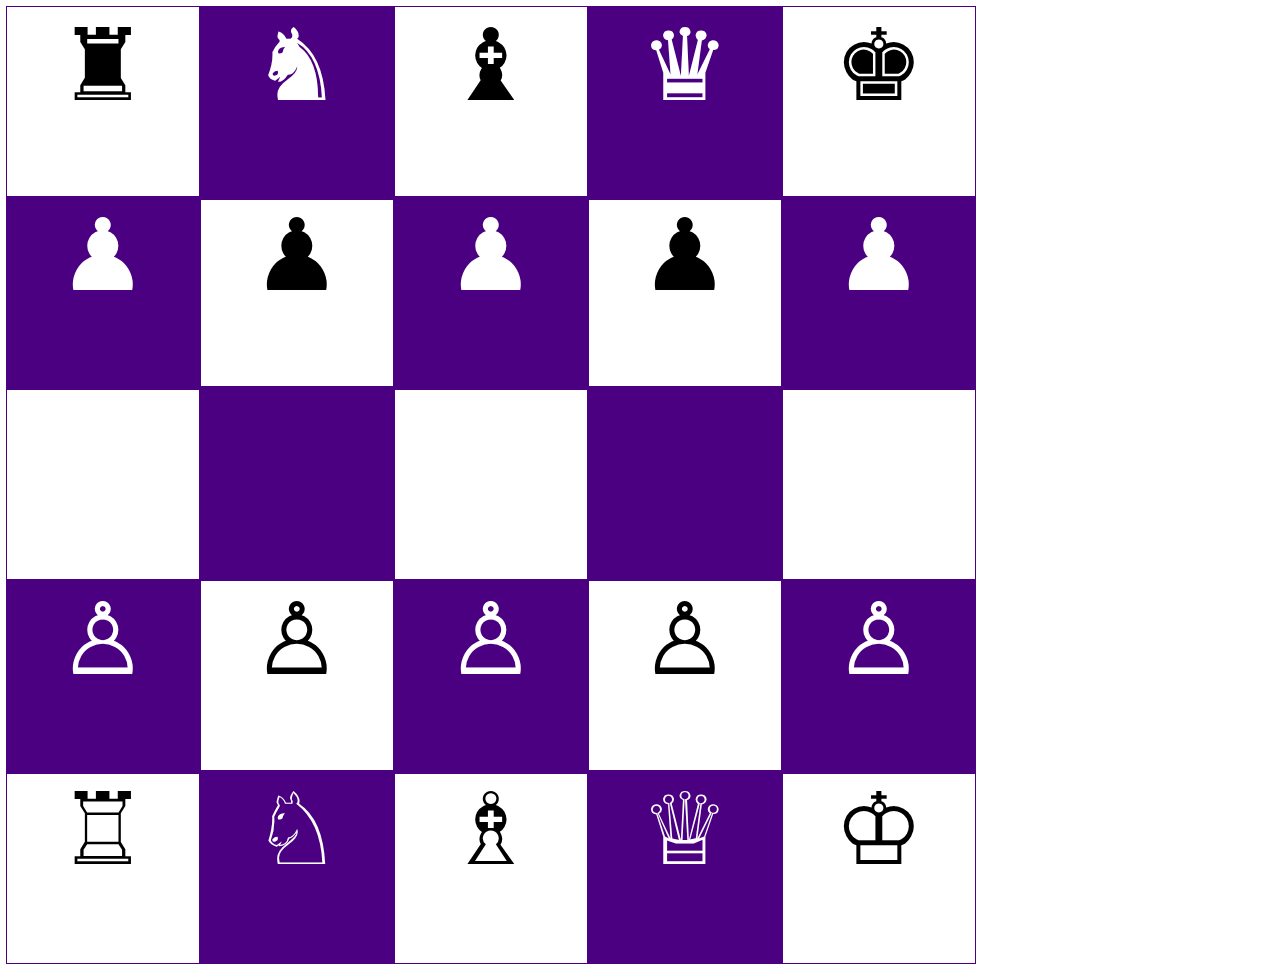
<file: chess-board-html-css/index.html>
<!DOCTYPE html>
<html lang="en">
<head>
    <meta charset="UTF-8">
    <meta http-equiv="X-UA-Compatible" content="IE=edge">
    <meta name="viewport" content="width=device-width, initial-scale=1.0">
    <title>Document</title>
</head>
<body>
    <style>
        .box {
            width: 2in;
            height: 2in;
            border: 1px solid indigo;
            display: inline-block;
            margin: -2px;
            color: black;
            font-size: 100px;
            text-align: center;
        }
        .black {
            background-color: indigo;
            color: white;
            font-size: 100px;
            text-align: center;
        }
    </style>
    <div>
        <div>
            <div class="box">&#9820;</div>
            <div class="box black">&#9822;</div>
            <div class="box">&#9821;</div>
            <div class="box black">&#9819;</div>
            <div class="box">&#9818;</div>
        </div>
        <div>
            <div class="box black">&#9823;</div>
            <div class="box">&#9823;</div>
            <div class="box black">&#9823;</div>
            <div class="box">&#9823;</div>
            <div class="box black">&#9823;</div>
        </div>
    </div>
    <div>
        <div>
            <div class="box"></div>
            <div class="box black"></div>
            <div class="box"></div>
            <div class="box black"></div>
            <div class="box"></div>
        </div>
        <div>
            <div class="box black">&#9817;</div>
            <div class="box">&#9817;</div>
            <div class="box black">&#9817;</div>
            <div class="box">&#9817;</div>
            <div class="box black">&#9817;</div>
        </div>
    </div>
    <div>
        <div>
            <div class="box">&#9814;</div>
            <div class="box black">&#9816;</div>
            <div class="box">&#9815;</div>
            <div class="box black">&#9813;</div>
            <div class="box">&#9812;</div>
        </div>
    </div>
</body>
</html>
</file>
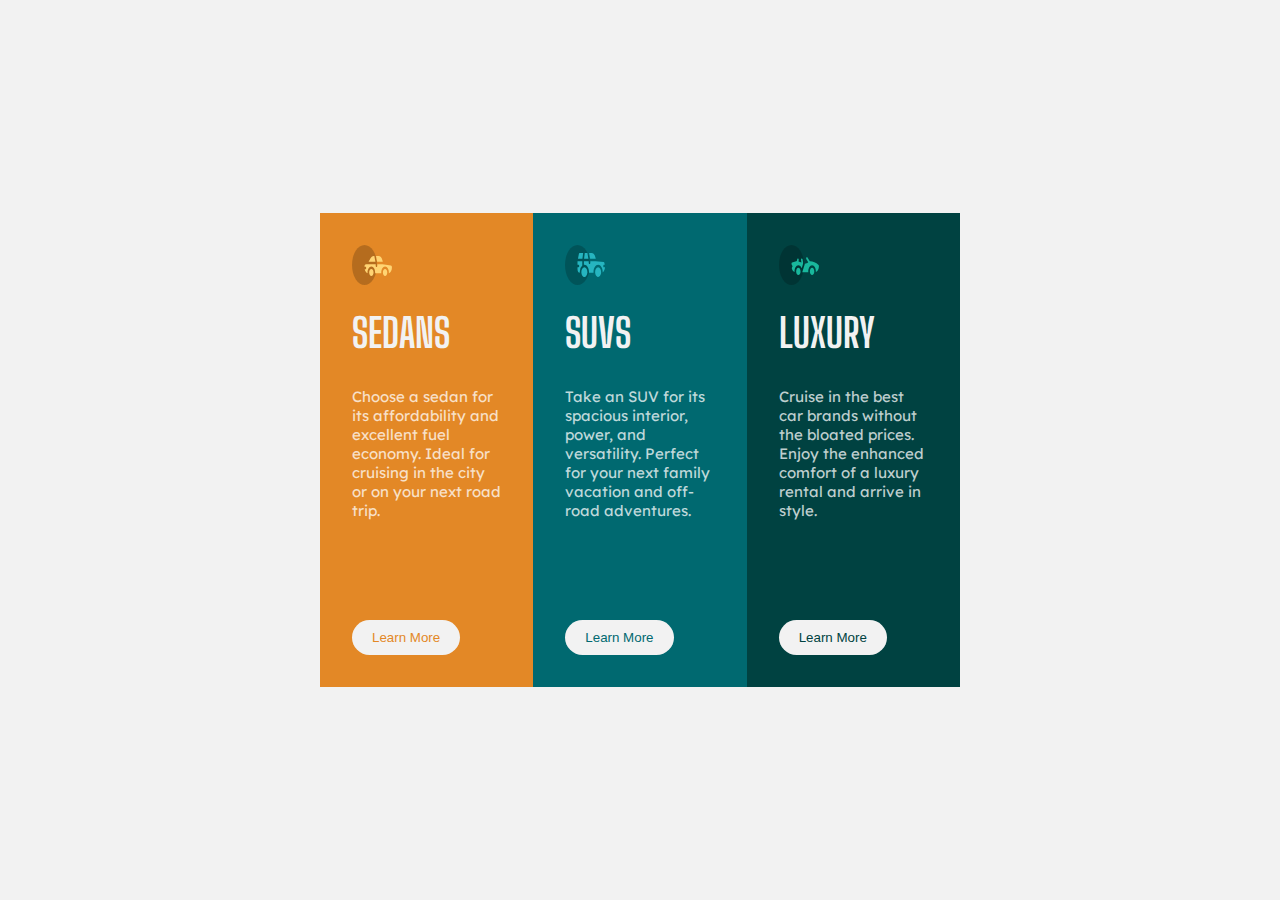
<file: flexbox-and-grid-layout/index.html>
<!DOCTYPE html>
<html lang="en">
<head>
    <meta charset="UTF-8">
    <meta http-equiv="X-UA-Compatible" content="IE=edge">
    <meta name="viewport" content="width=device-width, initial-scale=1.0">
    <title>Flexbox Card Design</title>
    <link rel="stylesheet" href="index.css">
    <link href="https://fonts.googleapis.com/css2?family=Big+Shoulders+Display:wght@700&display=swap" rel="stylesheet">
    <link href="https://fonts.googleapis.com/css2?family=Lexend+Deca&display=swap" rel="stylesheet">
</head>
<body>
    <main>
        <div class="first">
            <img src="./icon-sedans.svg" alt="icon-sedans", width="40" height="40">
            <h1 class="subhead">SEDANS</h1>
            <p class="parag">
                Choose a sedan for its affordability
                and excellent fuel economy. Ideal for
                cruising in the city or on your next 
                road trip.
            </p>
            <button class="button-1">
                Learn More
            </button>

        </div>



        <div class="second">
            <img src="./icon-suvs.svg" alt="icon-suvs", width="40" height="40">
            <h1 class="subhead">SUVS</h1>
            <p class="parag">
                Take an SUV for its spacious interior,
                power, and versatility. Perfect for your 
                next family vacation and off-road 
                adventures.
            </p>
            <button class="button-2">
                Learn More
            </button>

        </div>



        <div class="third">
            <img src="./icon-luxury.svg" alt="icon-luxury", width="40" height="40">
            <h1 class="subhead">LUXURY</h1>
            <p class="parag">
                Cruise in the best car brands without
                the bloated prices. Enjoy the enhanced 
                comfort of a luxury rental and arrive in 
                style.
            </p>
            <button class="button-3">
                Learn More
            </button>

        </div>
    </main>
    
</body>
</html>
</file>
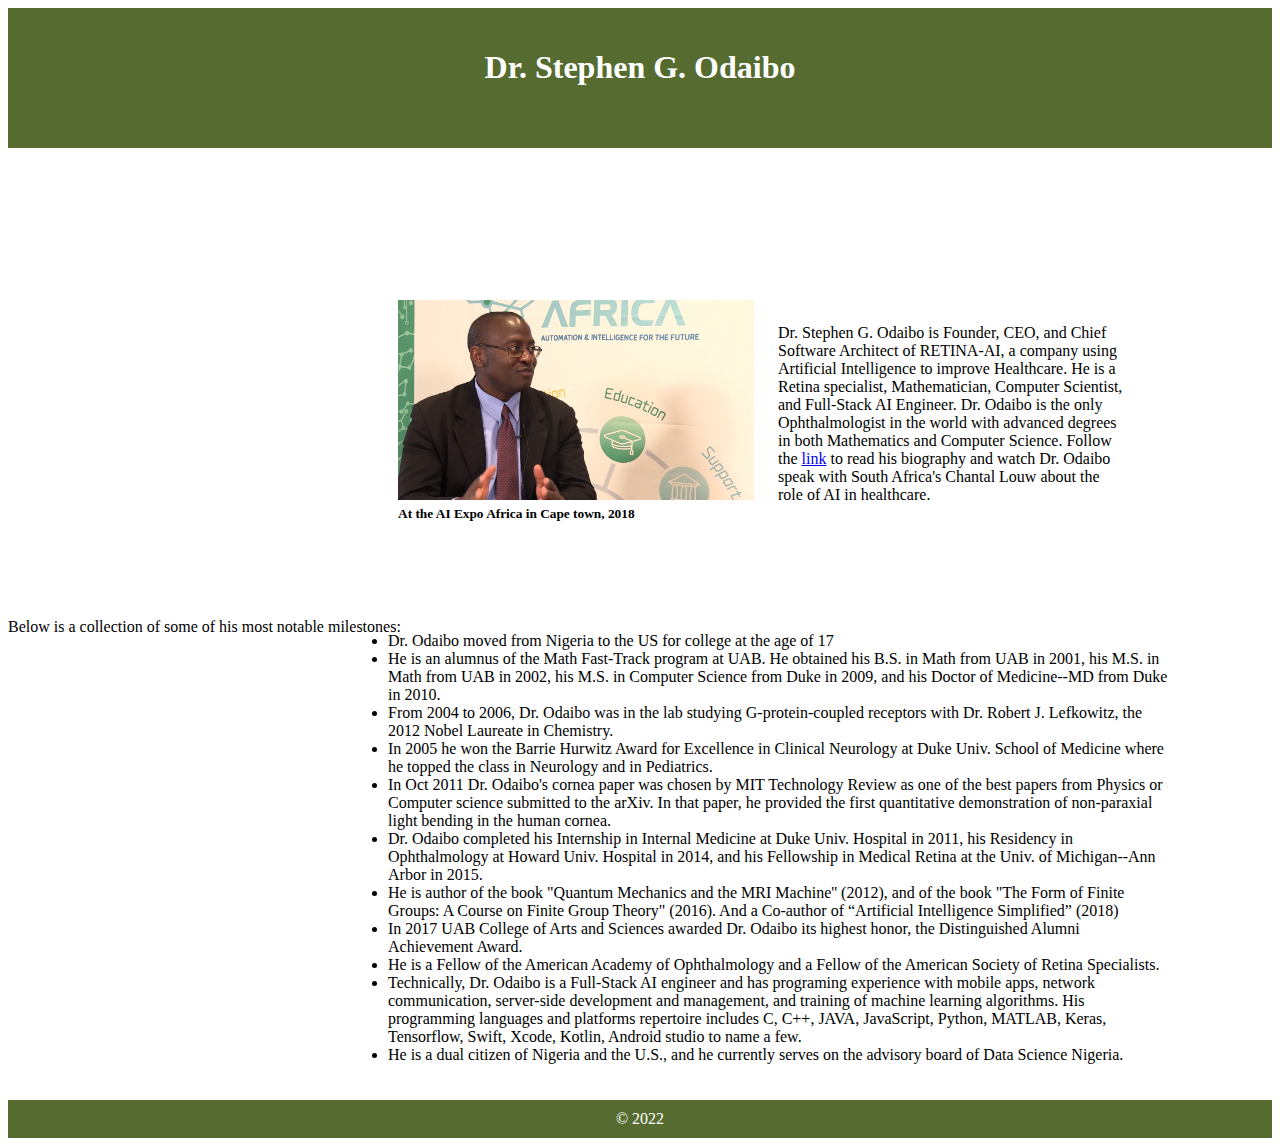
<file: HTML-Page-Legend-Tribute/index.html>
<!DOCTYPE html>
<html lang="en">
<head>
    <meta charset="UTF-8">
    <meta http-equiv="X-UA-Compatible" content="IE=edge">
    <meta name="viewport" content="width=device-width, initial-scale=1.0">
    <title>Stephen Odaibo</title>
    <link rel="stylesheet" href="./index.css">
</head>

<body>
    <header>
        <!-- note the title/heading -->
        <h1>Dr. Stephen G. Odaibo</h1>
    </header>

    <main>
        <section>
            <!-- below is the description of the tribute -->
            <!-- note the use of the blockquote tag -->
            <blockquote class="description">
                Dr. Stephen G. Odaibo is Founder, 
                CEO, and Chief Software Architect of 
                RETINA-AI, a company using Artificial 
                Intelligence to improve Healthcare. He 
                is a Retina specialist, Mathematician, 
                Computer Scientist, and Full-Stack AI 
                Engineer. Dr. Odaibo is the only 
                Ophthalmologist in the world with 
                advanced degrees in both Mathematics and 
                Computer Science. Follow the <a href="https://www.youtube.com/watch?v=qaTaJJIrnt4">link</a> 
                to read his biography and watch Dr. Odaibo speak with 
                South Africa's Chantal Louw about the role of AI in healthcare.
            </blockquote>
        </section>

        <!-- note the use of figure -->
        <figure>
        <!-- note the image inserted with the 200px by 200px attribute dimensions for height and width -->
            <img src="./stephenodaibo.jpeg" alt="Stephen Odaibo" width=”200px” height="200px">
        <!-- note the caption tag provided by figcaption -->
            <figcaption>
            <!-- note the use of the strong tag and the hyperlink to a biography of the tribute -->
            <!-- not the use of the small tag sandwiching the text below -->
            <small><strong>At the AI Expo Africa in Cape town, 2018</strong></small>
            </figcaption>
        </figure>

        <p>Below is a collection of some of his most notable milestones:</p>

        <!-- timeline of eleven, 11, notable things in the life of Dr Odaibo -->
        <blockquote class="notable">  
            <ul>
                <li>Dr. Odaibo moved from Nigeria to the US for college at the age of 17</li>
                <li>He is an alumnus of the Math Fast-Track program at UAB. He obtained his B.S. in Math from UAB in 2001, his M.S. in Math from UAB in 2002, his M.S. in Computer Science from Duke in 2009, and his Doctor of Medicine--MD from Duke in 2010.</li>
                <li>From 2004 to 2006, Dr. Odaibo was in the lab studying G-protein-coupled receptors with Dr. Robert J. Lefkowitz, the 2012 Nobel Laureate in Chemistry.</li>
                <li>In 2005 he won the Barrie Hurwitz Award for Excellence in Clinical Neurology at Duke Univ. School of Medicine where he topped the class in Neurology and in Pediatrics.</li>
                <li>In Oct 2011 Dr. Odaibo's cornea paper was chosen by MIT Technology Review as one of the best papers from Physics or Computer science submitted to the arXiv. In that paper, he provided the first quantitative demonstration of non-paraxial light bending in the human cornea.</li>
                <li>Dr. Odaibo completed his Internship in Internal Medicine at Duke Univ. Hospital in 2011, his Residency in Ophthalmology at Howard Univ. Hospital in 2014, and his Fellowship in Medical Retina at the Univ. of Michigan--Ann Arbor in 2015.</li>
                <li>He is author of the book "Quantum Mechanics and the MRI Machine'' (2012), and of the book "The Form of Finite Groups: A Course on Finite Group Theory" (2016). And a Co-author of “Artificial Intelligence Simplified” (2018)</li>
                <li>In 2017 UAB College of Arts and Sciences awarded Dr. Odaibo its highest honor, the Distinguished Alumni Achievement Award. </li>
                <li>He is a Fellow of the American Academy of Ophthalmology and a Fellow of the American Society of Retina Specialists.</li>
                <li>Technically, Dr. Odaibo is a Full-Stack AI engineer and has programing experience with mobile apps, network communication, server-side development and management, and training of machine learning algorithms. His programming languages and platforms repertoire includes C, C++, JAVA, JavaScript, Python, MATLAB, Keras, Tensorflow, Swift, Xcode, Kotlin, Android studio to name a few.</li>
                <li>He is a dual citizen of Nigeria and the U.S., and he currently serves on the advisory board of Data Science Nigeria.</li>
            </ul>
        </blockquote>  
    </main>

    <footer>
        &copy; 2022
    </footer>


</body>
</html>
</file>
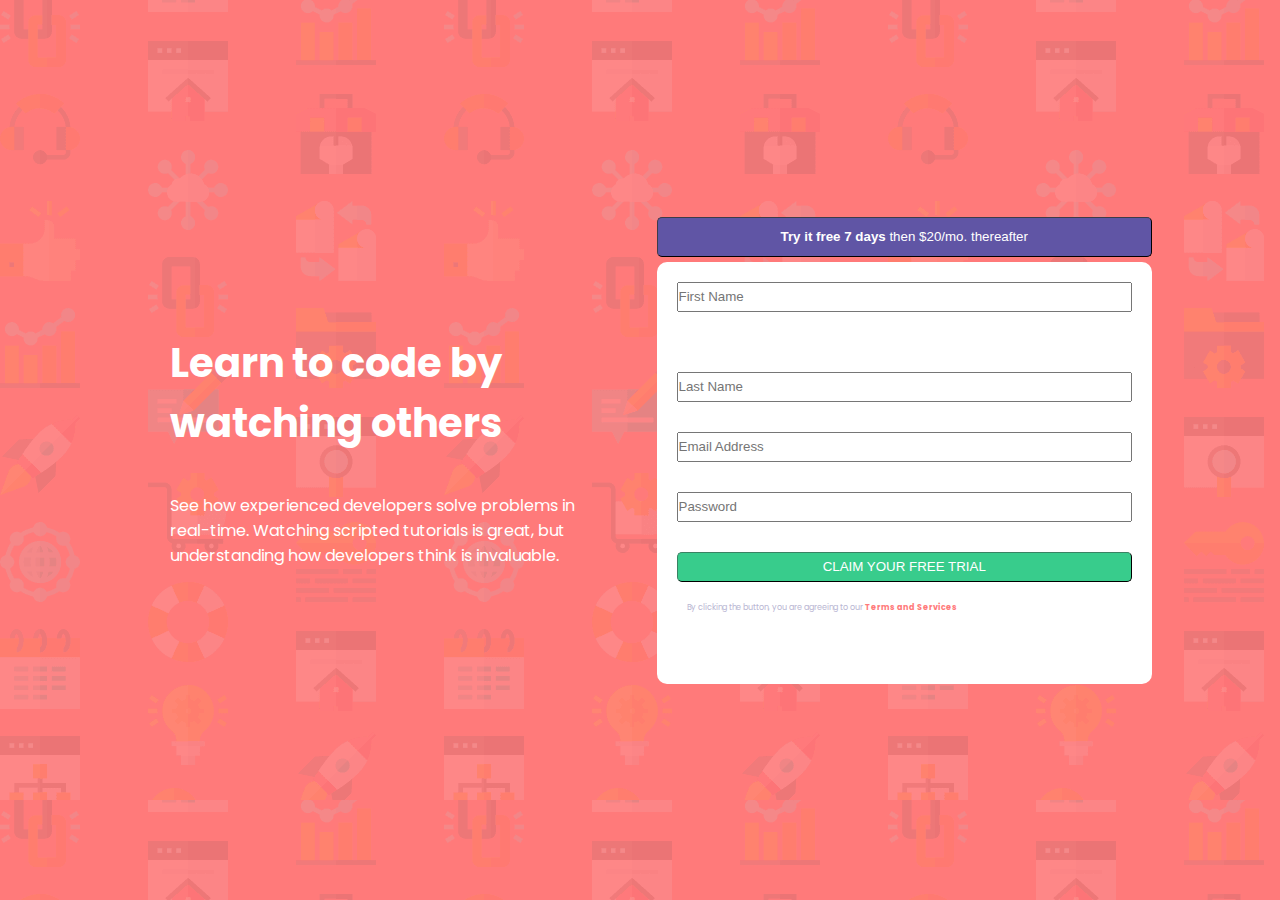
<file: html-responsive-reg-form/index.html>
<!DOCTYPE html>
<html lang="en">
<head>
    <meta charset="UTF-8">
    <meta http-equiv="X-UA-Compatible" content="IE=edge">
    <meta name="viewport" content="width=device-width, initial-scale=1.0">
    <title>Reg form</title>
    <link rel="stylesheet" href="style.css">
    <link href="https://fonts.googleapis.com/css2?family=Poppins:wght@400;500;600;700&display=swap" rel="stylesheet">
</head>
<body>
    <main>
        <h1>Learn to code by watching others</h1>
        <p>
            See how experienced developers solve problems in real-time.
            Watching scripted tutorials is great, but understanding how 
            developers think is invaluable.
        </p>
    </main>
    <aside class="logincontainer">
        <button class="try">
            <strong>Try it free 7 days </strong> then $20/mo. thereafter
        </button>
        <form name = "loginform" action="" method="post" autocomplete="off" class="loginform">
            <!-- <p class="success register-success"></p> -->

            <div class="input">
                <input type="text" name = "firstame" id="firstname" placeholder="First Name" required class="firstname">
                <p class="error firstname-error"></p>
            </div>

            <div class="input">
                <input type="text" name = "lastname" id="lastname" placeholder="Last Name" required class="lastname">
                <!-- <p class="error lastname-error"></p> -->
            </div>

            <div class="input">
                <input type="email" name = "email" id="email" placeholder="Email Address" required class="email"> 
                <!-- <p class="error email-error"></p> -->
            </div>

            <div class="input">
                <input type="password" name = "password" id="password" placeholder="Password" required class="password">
                <!-- <p class="error password-error"></p> -->
            </div>
            
            <div>
                <button type="submit" class="claim">CLAIM YOUR FREE TRIAL</button>
            </div>

            <div>
                <p>By clicking the button, you are agreeing to our <a href="#"><b>Terms and Services</b></a></p>
            </div>

            <p class="error register-error"></p>
        </form>
    </aside>

    <script src="script.js"></script>
</body>
</body>
</html>
</file>
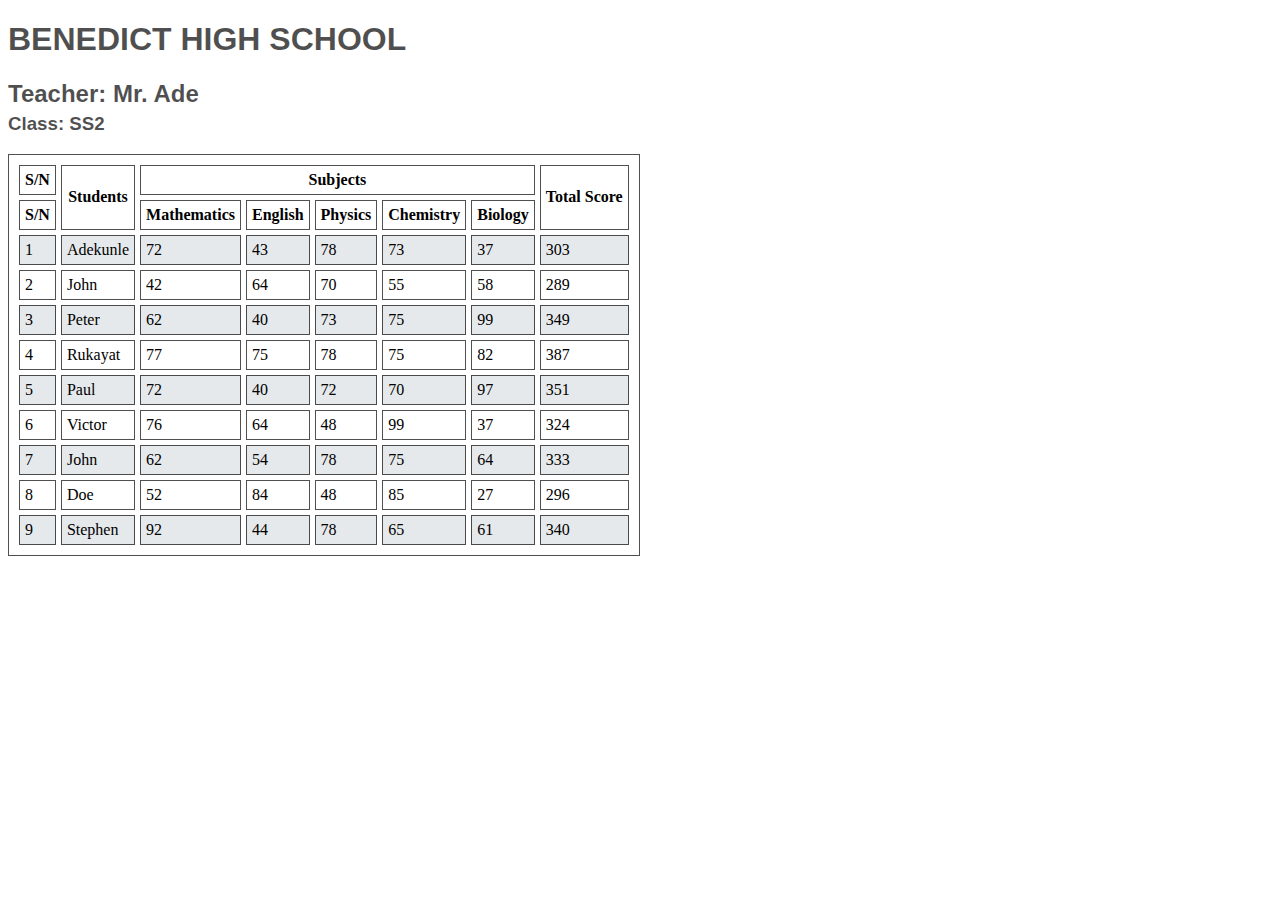
<file: HTML-tables-and-lists/index.html>
<!DOCTYPE html>
<html lang="en">
<head>
    <meta charset="UTF-8">
    <meta http-equiv="X-UA-Compatible" content="IE=edge">
    <meta name="viewport" content="width=device-width, initial-scale=1.0">
    <title>Document</title>
    <link rel="stylesheet" href="./style.css">
</head>
<body>
    <!-- header tag sandwiching the heading tags which give details of the school, teacher and class -->
    <!-- note that the Heading element has an id attribute -->
    <header>
        <h1 id="school">BENEDICT HIGH SCHOOL</h1>
        <h2 id="teacher">Teacher: Mr. Ade</h2>
        <h3 id="SS2">Class: SS2</h3>
    </header>
    
    <!-- insert table here -->
    <table>
        <thead>
            <!-- Additional design: first two rows are used as table headers in order to insert the parent subject column above -->
            <tr>
                <th>S/N</th> 
                <th rowspan="2">Students</th> 
                <th colspan="5">Subjects</th> 
                <th rowspan="2" colspan="2">Total Score</th> 
            </tr>

            <!-- note that each Table row  element has a class attribute. -->
            <!-- note that the Table Head has a serial number, students, subjects, and total scores as columns.-->
            <tr class="table-heading"> 
                <th>S/N</th> 
                <th>Mathematics</th> 
                <th>English</th>
                <th>Physics</th> 
                <th>Chemistry</th> 
                <th>Biology</th> 
            </tr>
        </thead>
        
        <tbody>
            <tr class="adekunle"> 
                <td>1</td> 
                <td>Adekunle</td> 
                <!-- note that each subject score td has a class attibute -->
                <td class="mathematics">72</td> 
                <td class="english">43</td> 
                <td class="physics">78</td> 
                <td class="chemistry">73</td> 
                <td class="biology">37</td> 
                <!-- note that each total score row has a colspan twice the score -->
                <td colspan="606">303</td >
            </tr>

            <tr class="john">
                <td>2</td> 
                <td>John</td> 
                <td class="mathematics">42</td> 
                <td class="english">64</td> 
                <td class="physics">70</td> 
                <td class="chemistry">55</td> 
                <td class="biology">58</td> 
                <td colspan="578">289</td> 
            </tr>

            <tr class="peter">
                <td>3</td>
                <td>Peter</td> 
                <td class="mathematics">62</td> 
                <td class="english">40</td> 
                <td class="physics">73</td> 
                <td class="chemistry">75</td> 
                <td class="biology">99</td> 
                <td colspan="698">349</td> 
            </tr>

            <tr class="rukayat">
                <td>4</td>
                <td>Rukayat</td> 
                <td class="mathematics">77</td> 
                <td class="english">75</td> 
                <td class="physics">78</td> 
                <td class="chemistry">75</td> 
                <td class="biology">82</td> 
                <td colspan="774">387</td> 
            </tr>

            <tr class="paul">
                <td>5</td>
                <td>Paul</td> 
                <td class="mathematics">72</td> 
                <td class="english">40</td> 
                <td class="physics">72</td> 
                <td class="chemistry">70</td> 
                <td class="biology">97</td> 
                <td colspan="702">351</td> 
            </tr>

            <tr class="victor">
                <td>6</td>
                <td>Victor</td> 
                <td class="mathematics">76</td> 
                <td class="english">64</td> 
                <td class="physics">48</td> 
                <td class="chemistry">99</td> 
                <td class="biology">37</td> 
                <td colspan="648">324</td> 
            </tr>

            <tr class="john2">
                <td>7</td>
                <td>John</td> 
                <td class="mathematics">62</td> 
                <td class="english">54</td> 
                <td class="physics">78</td> 
                <td class="chemistry">75</td> 
                <td class="biology">64</td> 
                <td colspan="666">333</td> 
            </tr>

            <tr class="doe">
                <td>8</td>
                <td>Doe</td> 
                <td class="mathematics">52</td> 
                <td class="english">84</td> 
                <td class="physics">48</td> 
                <td class="chemistry">85</td> 
                <td class="biology">27</td> 
                <td colspan="592">296</td> 
            </tr>

            <tr class="stephen">
                <td>9</td>
                <td>Stephen</td> 
                <td class="mathematics">92</td> 
                <td class="english">44</td> 
                <td class="physics">78</td> 
                <td class="chemistry">65</td> 
                <td class="biology">61</td> 
                <td colspan="680">340</td> 
            </tr>
        </tbody>
    </table>
</body>
</html>
</file>
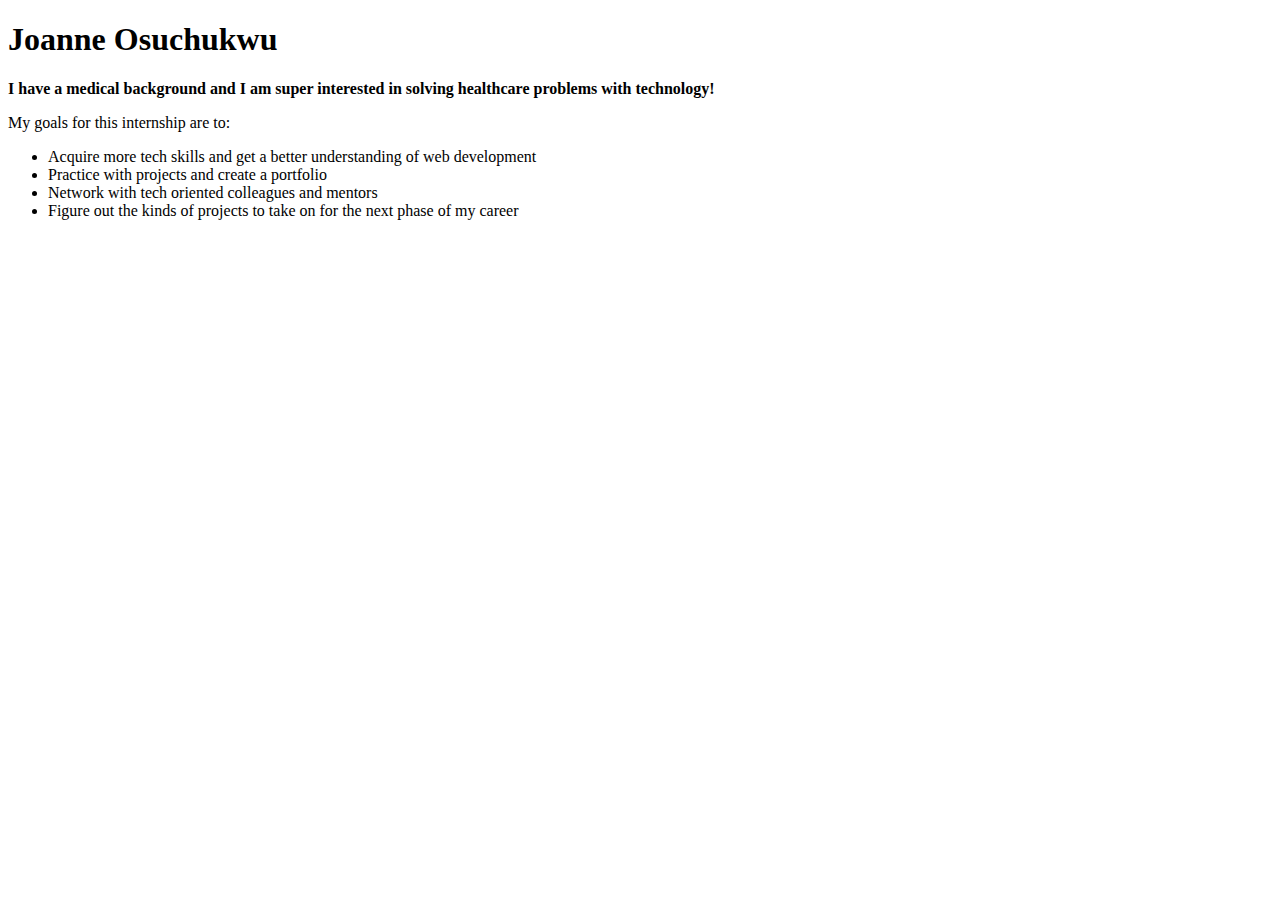
<file: aboutme-html/aboutme.html>
<!DOCTYPE html>
<html lang="en">
<head>
    <meta charset="UTF-8">
    <meta http-equiv="X-UA-Compatible" content="IE=edge">
    <meta name="viewport" content="width=device-width, initial-scale=1.0">
    <title>Document</title>
</head>
<body>
    <h1>Joanne Osuchukwu</h1>
    <p><b>I have a medical background and I am super interested in solving healthcare problems with technology!</b></p>
    <p>My goals for this internship are to:</p>
    <ul>
        <li>Acquire more tech skills and get a better understanding of web development</li>
        <li>Practice with projects and create a portfolio</li>
        <li>Network with tech oriented colleagues and mentors</li>
        <li>Figure out the kinds of projects to take on for the next phase of my career</li>
    </ul>
</body>
</html>
</file>
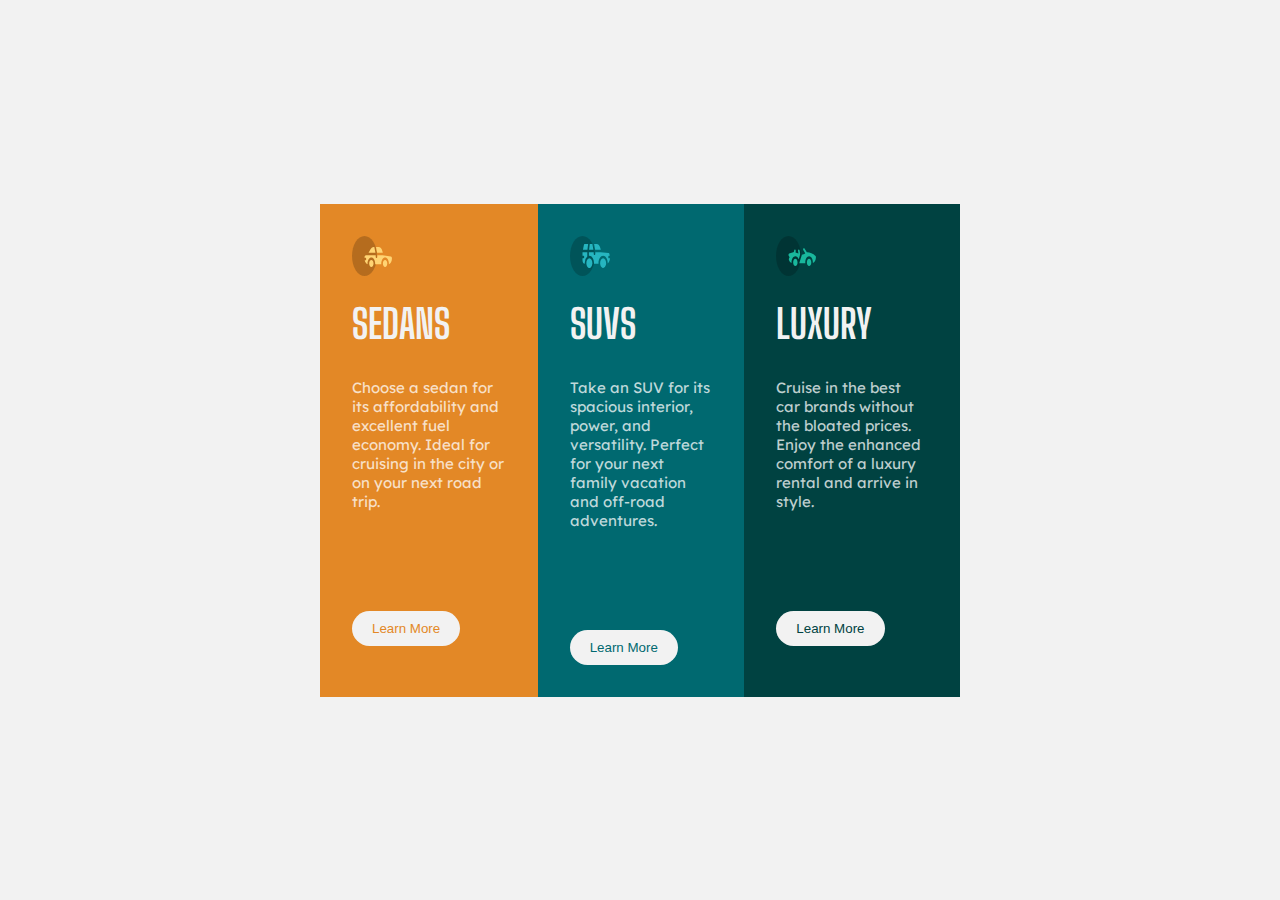
<file: flexbox-and-grid-layout/grid.html>
<!DOCTYPE html>
<html lang="en">
<head>
    <meta charset="UTF-8">
    <meta http-equiv="X-UA-Compatible" content="IE=edge">
    <meta name="viewport" content="width=device-width, initial-scale=1.0">
   <link rel="stylesheet" href="grid.css">
    <title>Grid Layout Card Design</title>
    <link href="https://fonts.googleapis.com/css2?family=Big+Shoulders+Display:wght@700&display=swap" rel="stylesheet">
    <link href="https://fonts.googleapis.com/css2?family=Lexend+Deca&display=swap" rel="stylesheet">
</head>
<body>
    <main>
        <div class="first">
            <img src="./icon-sedans.svg" alt="icon-sedans", width="40" height="40">
            <h1 class="subhead">SEDANS</h1>
            <p class="parag">
                Choose a sedan for its affordability
                and excellent fuel economy. Ideal for
                cruising in the city or on your next 
                road trip.
            </p>
            <button class="button-1">
                Learn More
            </button>

        </div>



        <div class="second">
            <img src="./icon-suvs.svg" alt="icon-suvs", width="40" height="40">
            <h1 class="subhead">SUVS</h1>
            <p class="parag">
                Take an SUV for its spacious interior,
                power, and versatility. Perfect for your 
                next family vacation and off-road 
                adventures.
            </p>
            <button class="button-2">
                Learn More
            </button>

        </div>



        <div class="third">
            <img src="./icon-luxury.svg" alt="icon-luxury", width="40" height="40">
            <h1 class="subhead">LUXURY</h1>
            <p class="parag">
                Cruise in the best car brands without
                the bloated prices. Enjoy the enhanced 
                comfort of a luxury rental and arrive in 
                style.
            </p>
            <button class="button-3">
                Learn More
            </button>

        </div>
    </main>
</body>
</html>
</file>
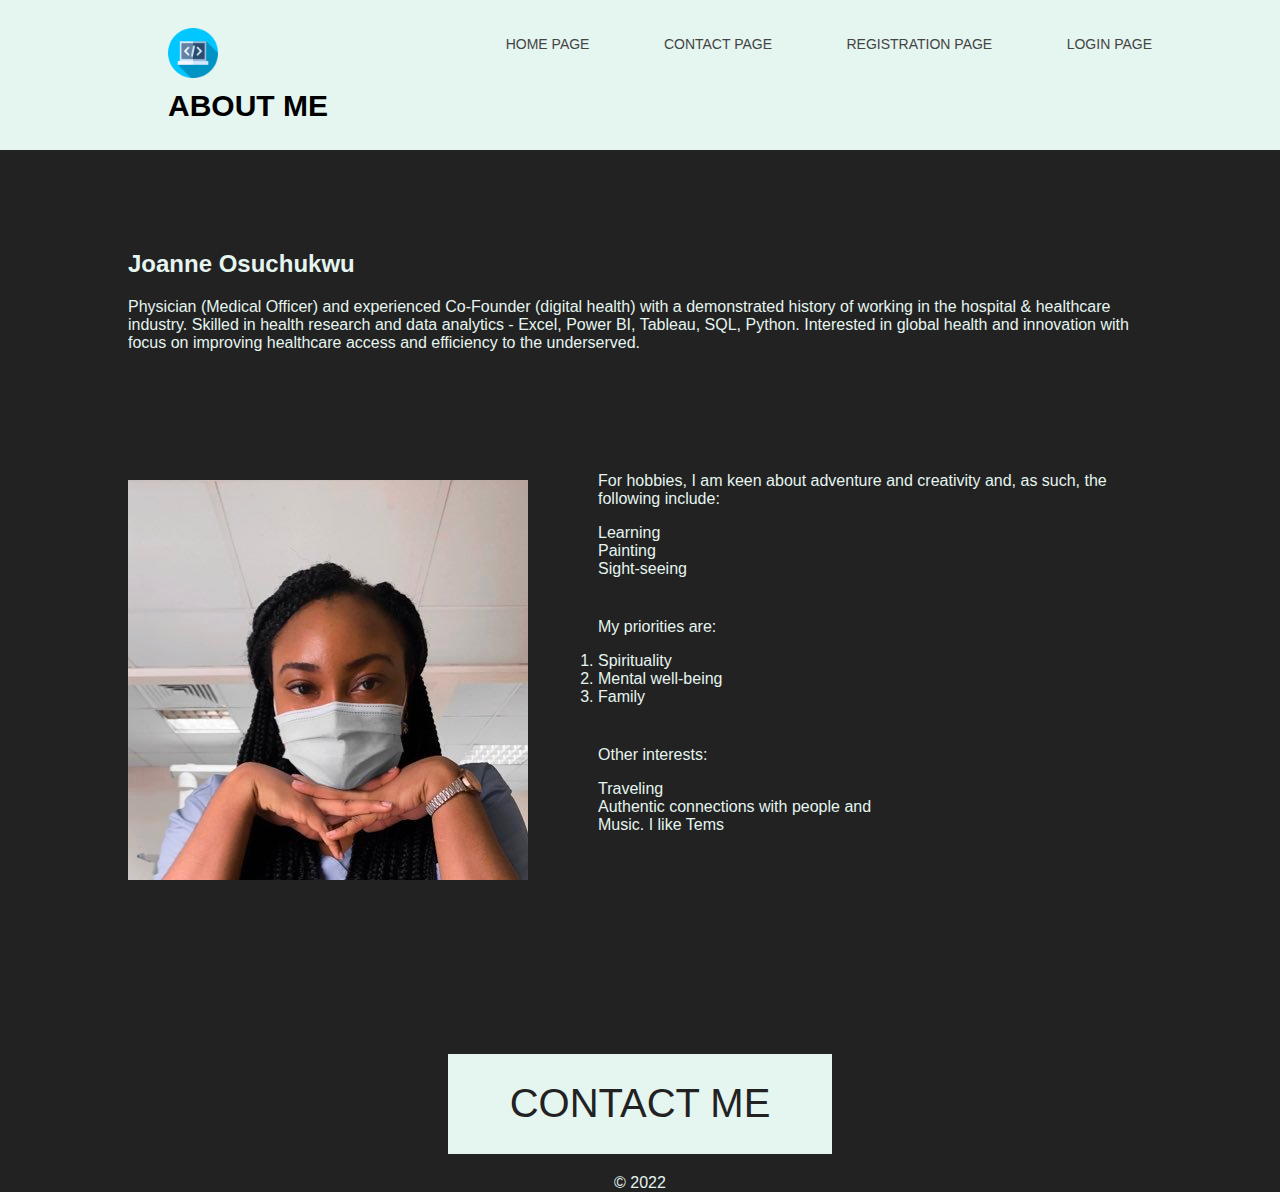
<file: html-linked-pages-html-css/about.html>
<!DOCTYPE html>
<html lang="en">
<head>
    <meta charset="UTF-8">
    <meta http-equiv="X-UA-Compatible" content="IE=edge">
    <meta name="viewport" content="width=device-width, initial-scale=1.0">
    <title>Joanne Osuchukw</title>
    <link rel="stylesheet" href="style.css">
</head>
<body>
    <header>
        <div class="container">
            <figure>
                <img src="./programming.png" alt="Logo" width="50" height="50" class = "logo">
                <h1>ABOUT ME</h1>
            </figure>
            <nav>
                <ul>
                    <li><a href="./about.html">Home Page</a></li>
                    <li><a href="./contact.html">Contact Page</a></li>
                    <li><a href="./registration.html">Registration Page</a></li>
                    <li><a href="./login.html">Login Page</a></li>
                </ul>
            </nav>
        </div>
    </header>


    <main>
        <h2>Joanne Osuchukwu</h2>
        <p class="aboutme">Physician (Medical Officer) and experienced Co-Founder (digital health) with a demonstrated history of working in the hospital & healthcare industry. Skilled in health research and data analytics - Excel, Power BI, Tableau, SQL, Python. Interested in global health and innovation with focus on improving healthcare access and efficiency to the underserved.</p>
        
        <figure>
            <img src="./joanneosuchukwu.jpeg" alt="Joanne Osuchukwu" width="400" height="400">
        </figure>
        
        
        <section style="margin-top: 20px;">
            <div class="lists">
                <div class="lone">
                    <p>For hobbies, I am keen about adventure and creativity and, as such, the following include:</p>
                    <ul>
                        <li>Learning</li>
                        <li>Painting</li>
                        <li>Sight-seeing</li>
                    </ul>
                </div>
        
        
        
        
                <div class="ltwo">
                    <p>My priorities are:</p>
                    <ol>
                        <li>Spirituality</li>
                        <li>Mental well-being</li>
                        <li>Family</li>
                    </ol>
                </div>
        
        
        
                <div class="lthree">
                    <p>Other interests:</p>
                    <ul>
                        <li>Traveling</li>
                        <li>Authentic connections with people and</li>
                        <li>Music. I like Tems</li>
                    </ul>
                </div>
            </div>
        </section>

    </main>


    <footer style="margin-top: 200px; text-align: center;">
        <form>
            <a href="./contact.html">
                <input type="button" value="CONTACT ME">
            </a>
        </form>
        
        <div style="color: #e5f5f0";>&COPY; 2022</div>
        
    </footer>

    <style>
        footer {
        width: 100%;     
    }

    input {
            width: 30%;
            height: 100px;
            font-size: 20px;
            padding: 10px;
            background: #e5f5f0;
            color: #222;
            border: none;
            margin: 20px 20px;
            font-size: 40px; 
    }

    input:hover {
            cursor: pointer;
            background-color:rgba(136, 150, 146, 0.7);
        }
    </style>





</body>
</html>
</file>
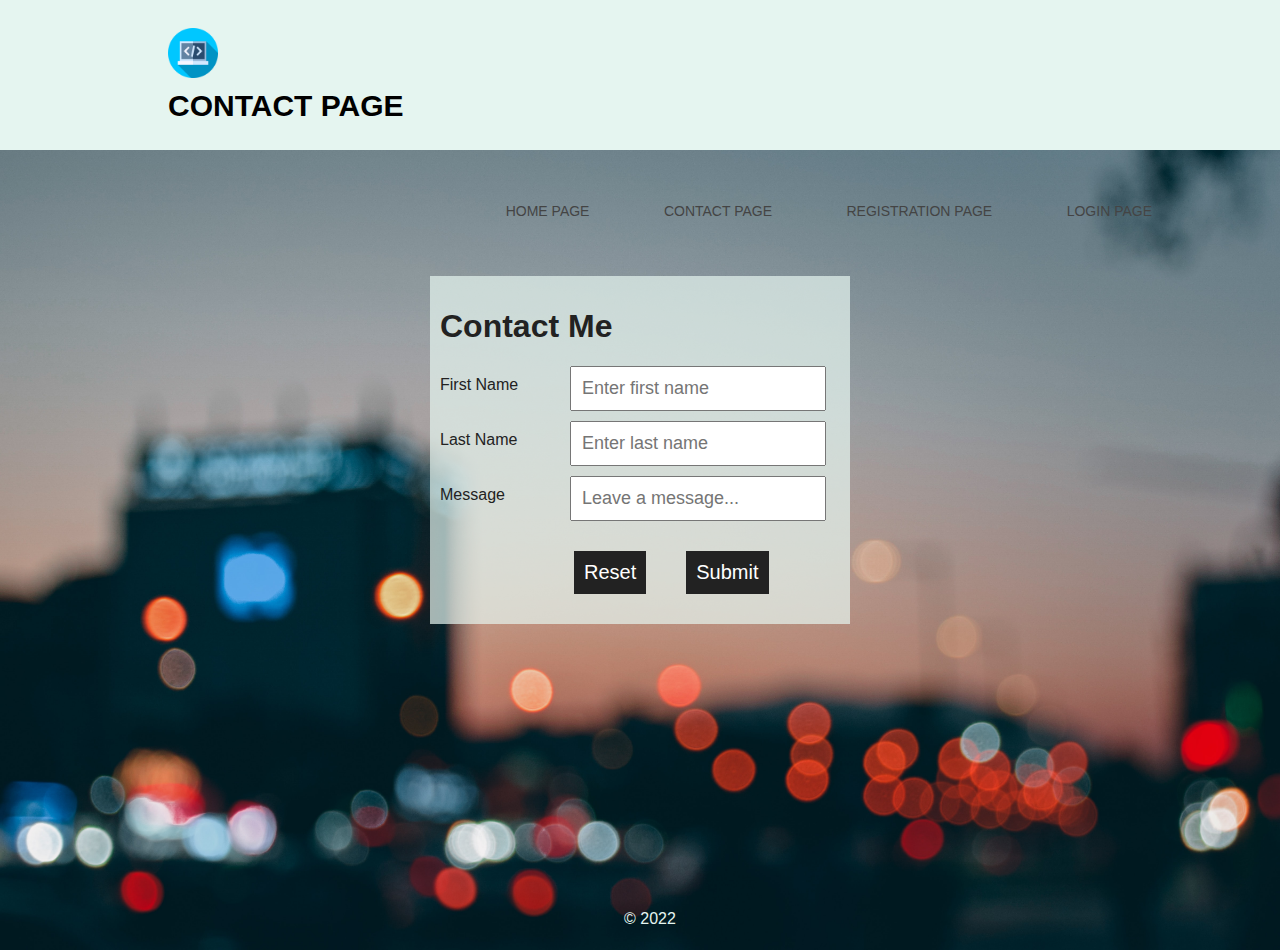
<file: html-linked-pages-html-css/contact.html>
<!DOCTYPE html>
<html lang="en">
<head>
    <meta charset="UTF-8">
    <meta http-equiv="X-UA-Compatible" content="IE=edge">
    <meta name="viewport" content="width=device-width, initial-scale=1.0">
    <title>Joanne Osuchukwu</title>
    <link rel="stylesheet" href="style.css">
</head>
<body style="background-image: url('./zoe-BVoTTLwXvMQ-unsplash.jpg'); background-size: 1600px 1100px;">
    <header>
        <div class="container">
            <figure>
                <img src="./programming.png" alt="Logo" width="50" height="50" class = "logo">
                <h1>CONTACT PAGE</h1>
            </figure>
            
            <nav>
                <ul>
                    <li><a href="./about.html">Home Page</a></li>
                    <li><a href="./contact.html">Contact Page</a></li>
                    <li><a href="./registration.html">Registration Page</a></li>
                    <li><a href="./login.html">Login Page</a></li>
                </ul>
            </nav>
        </div>
    </header>





    <main class="logincontainer">
        <form action="results.html" method="GET" class="loginform">
            <h1 style="color:#222;">Contact Me</h1>
            <div class="flex-input">
                <label for="firstname">First Name</label>
                <input type="text" name = "firstame" id="firstname" placeholder="Enter first name" required class="logininput">
            </div>
            
            <div class="flex-input">
                <label for="lastname">Last Name</label>
                <input type="text" name = "lastname" id="lastname" placeholder="Enter last name" required class="logininput">
            </div>
            
            <div class="flex-input">
                <label for="message">Message</label>
                <input type="text" name = "message" id="message" placeholder="Leave a message..." required class="logininput">
            </div>
            
            <div class="buttons">
                <button type="reset">Reset</button>
                <button type="submit">Submit</button>
            </div>
        </form>

    </main>

    <footer>
        <div>
            &COPY; 2022
        </div>
    </footer>
</body>


    <style>
        .buttons {
            display: inline-flex;
            margin-left: 114px;
        }
    
        .logincontainer {
            display: flex;
            justify-content: center;
            height: 400px;
            align-items: center;
        }   
    
        .loginform {
            background-color: rgb(229, 245, 240, 0.7);
            padding: 10px;
            width: 400px;
        }
    
        .flex-input {
            display: flex;
            flex-direction: row;
            margin-bottom: 10px;
        }
    
        .logininput {
            padding: 10px;
            font-size: 18px;
        }
    
        label {
            flex-basis: 130px;
            margin-top: 10px;
            color: #222;
        }
    
        button {
            width: 100%;
            font-size: 20px;
            padding: 10px;
            background: #222;
            color: white;
            border: none;
            margin: 20px 20px;
            
        }
    
        button:hover {
            cursor: pointer;
            background-color:rgba(43, 56, 52, 0.7);
        }

        footer {
        position: relative;
        height: 50px;
        margin-top: 250px;
        clear: both;
    }

    footer div {
        width: 100%;
        align-items: center;
        text-align: center;
        padding: 10px;
        color: #e5f5f0;
    }
    
    
    </style>




</body>
</html>
</file>
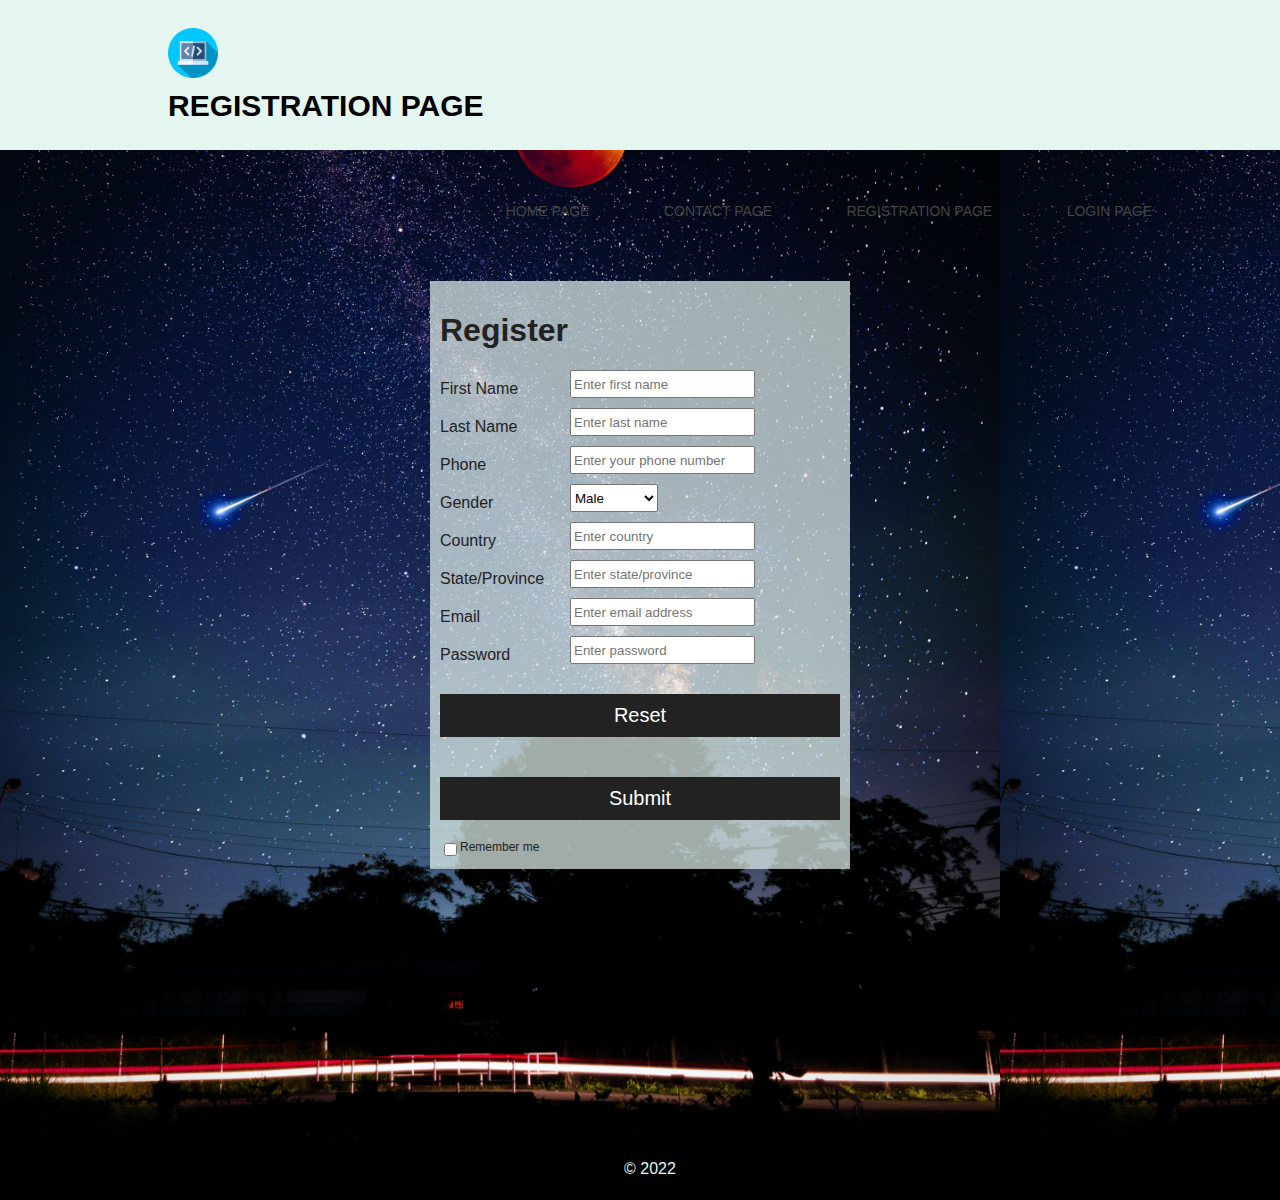
<file: html-linked-pages-html-css/registration.html>
<!DOCTYPE html>
<html lang="en">
<head>
    <meta charset="UTF-8">
    <meta http-equiv="X-UA-Compatible" content="IE=edge">
    <meta name="viewport" content="width=device-width, initial-scale=1.0">
    <title>Joanne Osuchukwu</title>
    <link rel="stylesheet" href="style.css">
</head>
<body style="background-image: url('./nightsky.jpg'); background-size: 1000px 1200px;">
    <header>
        <div class="container">
            <figure>
                <img src="./programming.png" alt="Logo" width="50" height="50" class = "logo">
                <h1>REGISTRATION PAGE</h1>
            </figure>
            
            <nav>
                <ul>
                    <li><a href="./about.html">Home Page</a></li>
                    <li><a href="./contact.html">Contact Page</a></li>
                    <li><a href="./registration.html">Registration Page</a></li>
                    <li><a href="./login.html">Login Page</a></li>
                </ul>
            </nav>
        </div>
    </header>





    <main class="logincontainer">
        <form action="results.html" method="GET" class="loginform">
            <h1 style="color:#222;">Register</h1>
            <div class="flex-input">
                <label for="firstname">First Name</label>
                <input type="text" name = "firstame" id="firstname" placeholder="Enter first name" required>
            </div>
            
            <div class="flex-input">
                <label for="lastname">Last Name</label>
                <input type="text" name = "lastname" id="lastname" placeholder="Enter last name" required>
            </div>
            
            
            <div class="flex-input">
                <label for="phone">Phone</label>
                <input type="tel" name = "phone" id="phone" placeholder="Enter your phone number">
            </div>
            
            <div class="flex-input">
                <label for="gender">Gender</label>
                <select name="gender" id="gender">
                    <option label="Male" value="Male">Male</option>
                    <option label="Female" value="Female">Female</option>
                    <option label="Non-binary" value="Non-binary">Non-binary</option>
                    <option label="Others" value="Others">Others</option>
                </select>
            </div>
            
            <!-- country and state/province -->
            <div class="flex-input">
                <label for="Country">Country</label>
                <input type="text" name = "Country" id="Country" placeholder="Enter country" required>
            </div>
            
            <div class="flex-input">
                <label for="state">State/Province</label>
                <input type="text" name = "state" id="state" placeholder="Enter state/province" required>
            </div>
             <!-- vet the above details syntax -->


            <div class="flex-input">
                <label for="email">Email</label>
                <input type="email" name = "email" id="email" placeholder="Enter email address" required>
            </div>
            
            <div class="flex-input">
                <label for="Password">Password</label>
                <input type="password" name = "password" id="password" placeholder="Enter password" required>
            </div>
            
            <div>
                <button type="reset">Reset</button>
                <button type="submit">Submit</button>
            </div>
            <div class="flex-container">
                <input type="checkbox">
                <span style="color: #222; font-size: 12px;">Remember me</span>
            </div>
        </form>

    </main>


    <footer>
        <div>
            &COPY; 2022
        </div>
    </footer>
</body>


<style>
    .flex-container {
        display: flex;
    }

    .buttons {
        /* background-color: aliceblue; */

        display: inline-flex;
        margin-left: 114px;

        
    }

    .logincontainer {
        /* background-color: gray; */
        display: flex;
        justify-content: center;
        height: 650px;
        align-items: center;
    }   

    .loginform {
        background-color: rgb(229, 245, 240, 0.7);
        padding: 10px;
        width: 400px;
    }

    .flex-input {
        display: flex;
        flex-direction: row;
        margin-bottom: 10px;
    }


    label {
        flex-basis: 130px;
        margin-top: 10px;
        color: #222;
    }

    button {
        width: 100%;
        font-size: 20px;
        padding: 10px;
        background: #222;
        color: white;
        border: none;
        margin: 20px 0px;
        
    }

    button:hover {
        cursor: pointer;
        background-color:rgba(43, 56, 52, 0.7);
    }

    footer {
        position: relative;
        height: 50px;
        margin-top: 250px;
        clear: both;
    }

    footer div {
        width: 100%;
        align-items: center;
        text-align: center;
        padding: 10px;
        color: #e5f5f0;
    }


</style>


</body>
</html>
</file>
<file: flexbox-and-grid-layout/index.css>
@media screen and  (max-width: 1440px), (min-width: 375px) {
    * {
        margin: 0;
        padding: 0;
        box-sizing: border-box;
    }
    
    body {
        background-color: hsl(0, 0%, 95%);
    }
    
    main {
        width: 50%;
        margin: auto;
        display: flex;
        justify-content: center;
        align-items: center;
        height: 100vh;
    }
    
    .first {
        background-color: hsl(31, 77%, 52%);
        padding: 2em;
        width: 100%;
    }
    
    .second {
        background-color: hsl(184, 100%, 22%);
        padding: 2em;
        width: 100%;
    }
    
    .third {
        background-color: hsl(179, 100%, 13%);
        padding: 2em;
        width: 100%;
    }
    
    .subhead {
        font-family: 'Big Shoulders Display', cursive;
        font-weight: 700;
        color: hsl(0, 0%, 95%);
        font-size: 40px;
        padding-bottom: 10px;
        margin-top: 20px;
        margin-bottom: 20px;
    }
    
    .parag {
        font-size: 15px;
        font-family: 'Lexend Deca', sans-serif;
        font-weight: 400;
        color: hsla(0, 0%, 100%, 0.75);
    }
    
    button {
        background-color: hsl(0, 0%, 95%);
        border: 0;
        padding: 10px 20px;
        margin-top: 100px;
        cursor: pointer;
        border-radius: 30px;
    }
    
    
    .button-1 {
        color: hsl(31, 77%, 52%);
    }
    
    .button-2 {
        color: hsl(184, 100%, 22%);
    }
    
    .button-3 {
        color: hsl(179, 100%, 13%);
    }
    
    button:hover {
        border: 1px solid hsl(0, 0%, 95%);
        color: hsl(0, 0%, 95%);
    }
    
    .button-1:hover {
        background-color: hsl(31, 77%, 52%);
    }
    
    .button-2:hover {
        background-color: hsl(184, 100%, 22%);
    }
    
    .button-3:hover {
        background-color: hsl(179, 100%, 13%);
    }
}
</file>
<file: HTML-Page-Legend-Tribute/index.css>
header {
    text-align: center;
    background-color: darkolivegreen;
    color: white;
    height: 100px;
    margin: 0;
    padding: 20px;
}

figure {
    position: relative;
    left: 350px;
    top: -80px;
}

.description {
    height: 200px;
    width: 350px;
    position: relative;
    left: 730px;
    top: 160px;
}

p {

}

.notable {
    width: 820px;
    position: relative;
    left: 300px;
    top: -20px;
}

footer {
    background-color: darkolivegreen;
    color: white;
    text-align: center;
    padding: 10px;
}
</file>
<file: html-responsive-reg-form/style.css>
* {
    margin: 0;
    padding: 0;
    box-sizing: border-box;
}

body {
    background-image: url(./bg-intro-desktop.png);
    background-color: hsl(0, 100%, 74%);
    display: flex;
    margin: auto;
    width: 80%;
    justify-content: center;
    align-items: center;
    height: 100vh;
}

main {
    width: 100%;
    padding: 2em;
    /* height: 100vh; */
}

aside {
    width: 100%;
    /* padding: 2px; */
    display: flex;
    flex-direction: column;
    margin: auto;
    width: 100%;
    justify-content: center;
    align-items: center;
    /* height: 100vh; */
}

h1 {
    padding: 10px;
    font-family: 'Poppins', sans-serif;
    font-weight: 700;
    font-size: 40px;
    color: white;
}

p {
    padding: 10px;
    margin-top: 20px;
    font-family: 'Poppins', sans-serif;
    font-weight: 400;
    color: white;
    font-size: 16px;
}

.loginform {
    background-color: white;
    padding: 20px;
    width: 100%;
    border-radius: 10px;
    border-width: 5px;
    display: flex;
    flex-direction: column;
}

input {
    margin-bottom: 30px;
    width: 100%;
    height: 30px;
}

.claim {
    width: 100%;
    align-content: center;
    height: 30px;
    background: hsl(154, 59%, 51%);
    border-width: 1px;
    border-radius: 5px;
    border-color: hsl(154, 38%, 13%);
    color: white;
    cursor: pointer;
}

.try {
    width: 100%;
    align-content: center;
    height: 40px;
    background: hsl(248, 32%, 49%);
    border-width: 1px;
    border-radius: 5px;
    border-color: hsl(249, 10%, 26%);
    color: white;
    margin-bottom: 20px;
    margin-bottom: 5px;
    cursor: pointer;
}

div p {
    font-size: 8px;
    color: hsl(246, 25%, 77%);
    margin-right: 25px;
    margin-top: 10px;
    align-content: center;
}

b {
    color: hsl(0, 100%, 74%);
}

a {
    text-decoration: none;
}

/* .error {
    color: #af4242;
    background-color: #fde8ec;
    padding: 10px;
    display: none;
}

.error.display-error{
    display: block;
    margin-bottom: 20px;
    transform: translateY(-20px);
}

.success {
    margin-bottom: 30px;
    color: green;
    background-color: #d2ffd2;
    padding: 10px;
    display: none;
}

.success.display-success{
	display: block;
} */




@media  screen and (max-width: 375px) {
    body {
        display: flex;
        flex-direction: column;
    }
}
</file>
<file: HTML-tables-and-lists/style.css>
#school {
    padding: 0;
    border: 0;
    margin-right: 10px;
    color: rgba(12, 11, 11, 0.716);;
    font-family: 'Trebuchet MS', 'Lucida Sans Unicode', 'Lucida Grande', 'Lucida Sans', Arial, sans-serif;
}

#teacher {
    padding: 0;
    border: 0;
    margin: 0;
    color: rgba(12, 11, 11, 0.716);
    font-family: 'Segoe UI', Tahoma, Geneva, Verdana, sans-serif;
}

#SS2 {
    padding: 0;
    border: 0;
    margin-top: 5px;
    color: rgba(12, 11, 11, 0.716);
    font-family: 'Segoe UI', Tahoma, Geneva, Verdana, sans-serif;
}

/* note that the table has a border attribute with a value of 1, cell padding, and cell spacing with a value of 5.  */
table, th, td {
    border: 1px solid rgba(12, 11, 11, 0.716);;
    padding: 5px;
    border-spacing: 5px;
}



.adekunle, .peter, .paul, .john2, .stephen {
    background-color: #E6E9EB;
}


.mathematics, .english, .physics, .chemistry, .biology {
    color: black;
}
</file>
<file: flexbox-and-grid-layout/grid.css>
@media screen and  (max-width: 1440px), (max-width: 375px) {
    * {
        margin: 0;
        padding: 0;
        box-sizing: border-box;
    }
    
    body {
        background-color: hsl(0, 0%, 95%);
        display: flex;
        place-items: center;
        height: 100vh;
    }
    
    main {
        width: 50%;
        margin: auto;
        display: grid;
        grid-template-areas: 
        'first second third'
        ;
    }

    main div {
        padding: 2em;
        width: 100%;
    }
   
    
    .first {
        background-color: hsl(31, 77%, 52%);
        grid-area: first;
    }
    
    .second {
        background-color: hsl(184, 100%, 22%);
        grid-area: second;
    }
    
    .third {
        background-color: hsl(179, 100%, 13%);
        grid-area: third;
    }
    
    .subhead {
        font-family: 'Big Shoulders Display', cursive;
        font-weight: 700;
        color: hsl(0, 0%, 95%);
        font-size: 40px;
        padding-bottom: 10px;
        margin-top: 20px;
        margin-bottom: 20px;
    }
    
    .parag {
        font-size: 15px;
        font-family: 'Lexend Deca', sans-serif;
        font-weight: 400;
        color: hsla(0, 0%, 100%, 0.75);
    }
    
    button {
        background-color: hsl(0, 0%, 95%);
        border: 0;
        padding: 10px 20px;
        margin-top: 100px;
        cursor: pointer;
        border-radius: 30px;
    }
    
    
    .button-1 {
        color: hsl(31, 77%, 52%);
    }
    
    .button-2 {
        color: hsl(184, 100%, 22%);
    }
    
    .button-3 {
        color: hsl(179, 100%, 13%);
    }
    
    button:hover {
        border: 1px solid hsl(0, 0%, 95%);
        color: hsl(0, 0%, 95%);
    }
    
    .button-1:hover {
        background-color: hsl(31, 77%, 52%);
    }
    
    .button-2:hover {
        background-color: hsl(184, 100%, 22%);
    }
    
    .button-3:hover {
        background-color: hsl(179, 100%, 13%);
    }
}
</file>
<file: html-linked-pages-html-css/style.css>
body {
    margin: 0;
    background: #222;
    font-family: Verdana, Geneva, Tahoma, sans-serif;
    font-weight: 400;
}

.container {
    width: 80%;
    margin: 0 auto;
}

header {
    background-color: #e5f5f0;
    height: 150px;
}

header::after {
    content: '';
    display: table;
    clear: both;
}

figure {
     float: left;
     padding: 8px 0;
     margin-top: 20px;
}

figure h1 {
    margin-top: 7px;
    color: black;
    font-size: 30px;
}

nav {
    float: right;
}

nav ul {
    margin: 0;
    padding: 0;
    list-style: none;
}

nav ul li {
    display: inline-block;
    margin-left: 70px;
    padding-top: 35px;

    position: relative;
}

nav ul li a {
    color: #444;
    text-decoration: none;
    text-transform: uppercase;
    font-size: 14px;
}

nav ul li a:hover {
    color: black;
}

nav ul li a::before {
    content: '';
    display: block;
    height: 5px;
    background-color: #444;

    position: absolute;
    top: 0%;
    width: 0px;

    transition: all ease-in-out 250ms;
}

nav ul li a:hover::before {
    width: 100%;
}

main {
    color: #e5f5f0;
    width: 80%;
    margin: 0 auto;
    margin-top: 100px;
}

.aboutme {
    width: 100%;
    margin: 0;
    margin-bottom: 40px;
}

main figure {
    margin-left: 0;
    margin-top: 80px;
    margin-right: 70px;
}

.lists {
    margin-top: 120px;
    margin-bottom: 0;

.lone, .ltwo, .lthree {
    margin-bottom: 40px;
    hei
}

.links {
    color: aliceblue;
    text-decoration: none;
    text-transform: uppercase;
}

.l3, ul {
    list-style: none;
}

button{
    width: 1000px;
    height: 400px;
}
</file>
